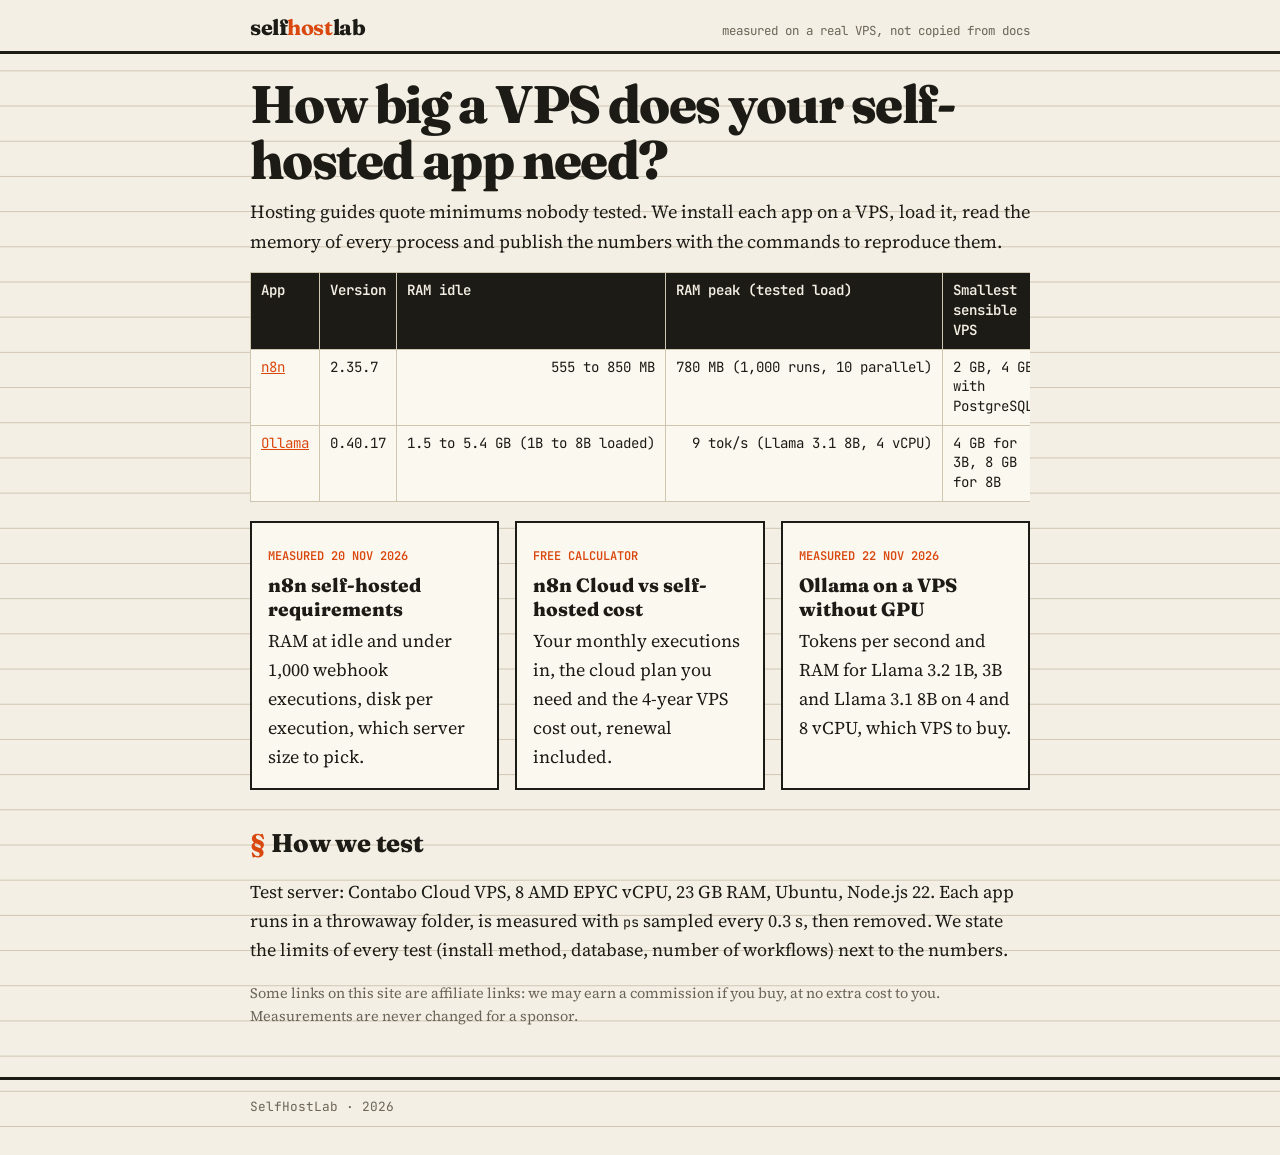
<file: index.html>
<!doctype html>
<html lang="en">
<head>
<meta charset="utf-8">
<meta name="viewport" content="width=device-width,initial-scale=1">
<title>SelfHostLab: VPS sizes for self-hosted apps, measured</title>
<meta name="description" content="How much RAM and CPU self-hosted apps really use, measured on a real VPS: n8n and Ollama, with the exact commands so you can reproduce every number.">
<link rel="canonical" href="https://selfhostlab.org/">
<link rel="stylesheet" href="style.css">
<script type="application/ld+json">{"@context":"https://schema.org","@type":"WebSite","name":"SelfHostLab","url":"https://selfhostlab.org/","description":"Self-hosted apps measured on a real VPS: RAM, CPU, disk."}</script>
</head>
<body>
<header class="top"><div class="wrap"><a class="brand" href="./">self<b>host</b>lab</a><span class="tag">measured on a real VPS, not copied from docs</span></div></header>
<main class="wrap">
<h1>How big a VPS does your self-hosted app need?</h1>
<p class="lede">Hosting guides quote minimums nobody tested. We install each app on a VPS, load it, read the memory of every process and publish the numbers with the commands to reproduce them.</p>
<div class="tbl"><table>
<tr><th>App</th><th>Version</th><th>RAM idle</th><th>RAM peak (tested load)</th><th>Smallest sensible VPS</th></tr>
<tr><td><a href="n8n-self-hosted-requirements/">n8n</a></td><td>2.35.7</td><td class="n">555 to 850 MB</td><td class="n">780 MB (1,000 runs, 10 parallel)</td><td>2 GB, 4 GB with PostgreSQL</td></tr>
<tr><td><a href="ollama-vps/">Ollama</a></td><td>0.40.17</td><td class="n">1.5 to 5.4 GB (1B to 8B loaded)</td><td class="n">9 tok/s (Llama 3.1 8B, 4 vCPU)</td><td>4 GB for 3B, 8 GB for 8B</td></tr>
</table></div>
<div class="cards">
<a class="card" href="n8n-self-hosted-requirements/"><span class="k">MEASURED 20 NOV 2026</span><h3>n8n self-hosted requirements</h3>RAM at idle and under 1,000 webhook executions, disk per execution, which server size to pick.</a>
<a class="card" href="n8n-cloud-vs-self-hosted-cost/"><span class="k">FREE CALCULATOR</span><h3>n8n Cloud vs self-hosted cost</h3>Your monthly executions in, the cloud plan you need and the 4-year VPS cost out, renewal included.</a>
<a class="card" href="ollama-vps/"><span class="k">MEASURED 22 NOV 2026</span><h3>Ollama on a VPS without GPU</h3>Tokens per second and RAM for Llama 3.2 1B, 3B and Llama 3.1 8B on 4 and 8 vCPU, which VPS to buy.</a>
</div>
<h2>How we test</h2>
<p>Test server: Contabo Cloud VPS, 8 AMD EPYC vCPU, 23 GB RAM, Ubuntu, Node.js 22. Each app runs in a throwaway folder, is measured with <code>ps</code> sampled every 0.3 s, then removed. We state the limits of every test (install method, database, number of workflows) next to the numbers.</p>
<p class="note">Some links on this site are affiliate links: we may earn a commission if you buy, at no extra cost to you. Measurements are never changed for a sponsor.</p>
</main>
<footer><div class="wrap">SelfHostLab · 2026</div></footer>
</body></html>
</file>
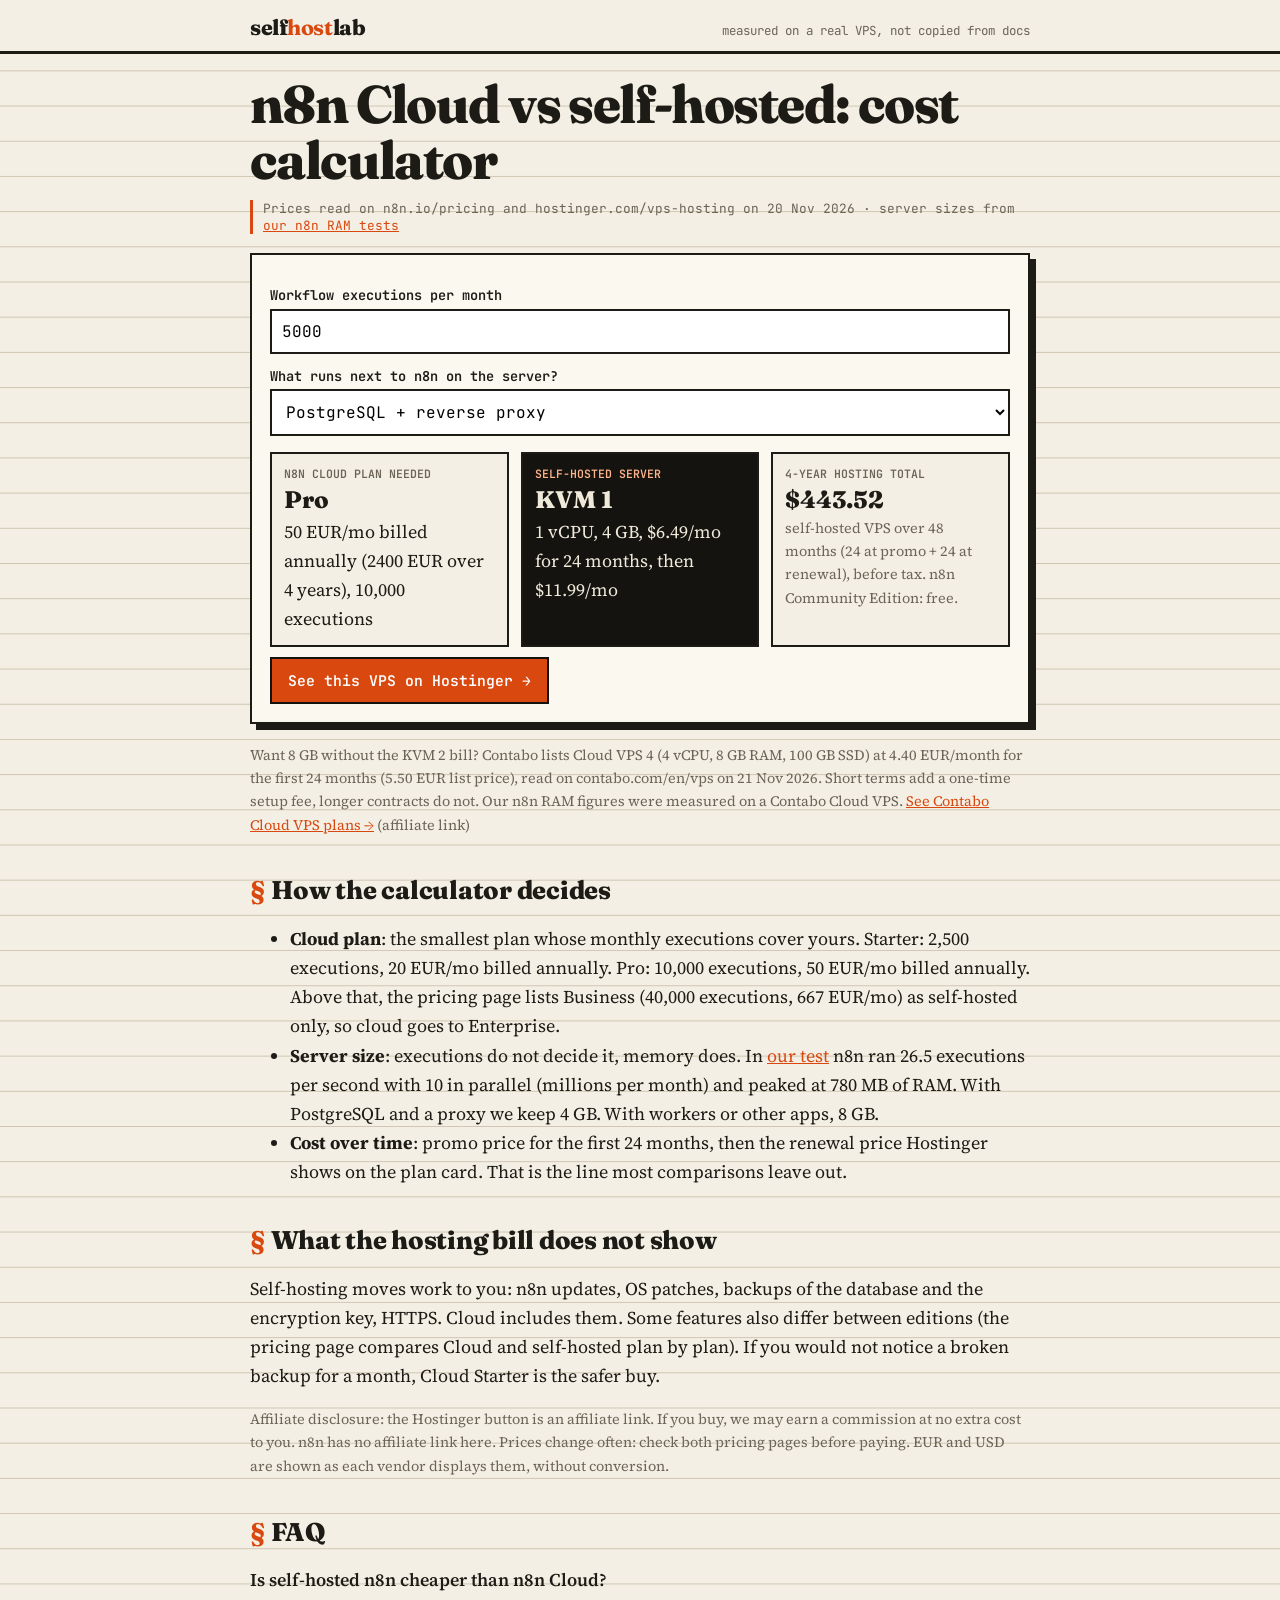
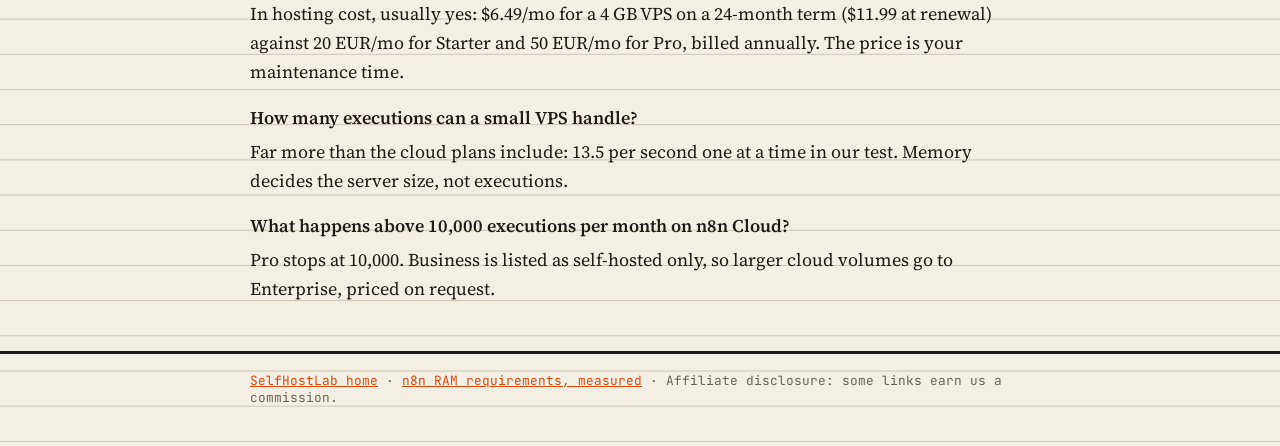
<file: n8n-cloud-vs-self-hosted-cost/index.html>
<!doctype html>
<html lang="en">
<head>
<meta charset="utf-8">
<meta name="viewport" content="width=device-width,initial-scale=1">
<title>n8n Cloud vs Self-Hosted Cost Calculator (prices read 20 Nov 2026)</title>
<meta name="description" content="Enter your monthly executions: see which n8n Cloud plan you need, what a self-hosted VPS costs over 1, 2 and 4 years, and the server size our RAM tests point to.">
<link rel="canonical" href="https://selfhostlab.org/n8n-cloud-vs-self-hosted-cost/">
<link rel="stylesheet" href="../style.css">
<script type="application/ld+json">
{"@context":"https://schema.org","@graph":[
{"@type":"WebApplication","name":"n8n Cloud vs self-hosted cost calculator","applicationCategory":"BusinessApplication","operatingSystem":"Any (browser)","offers":{"@type":"Offer","price":"0","priceCurrency":"USD"},"url":"https://selfhostlab.org/n8n-cloud-vs-self-hosted-cost/"},
{"@type":"FAQPage","mainEntity":[
{"@type":"Question","name":"Is self-hosted n8n cheaper than n8n Cloud?","acceptedAnswer":{"@type":"Answer","text":"Usually, in hosting cost. The Community Edition is free and a 4 GB VPS cost $6.49 per month on a 24-month term ($11.99 at renewal) on 20 Nov 2026, against 20 EUR per month billed annually for n8n Cloud Starter (2,500 executions) and 50 EUR for Pro (10,000). The price of self-hosting is your time: updates, backups and security."}},
{"@type":"Question","name":"How many executions can a small VPS handle?","acceptedAnswer":{"@type":"Answer","text":"In our test a simple Webhook plus Code workflow ran at 13.5 executions per second one at a time, about 35 million per month if it ran non stop. Memory, not executions, decides the server size: n8n peaked at 780 MB."}},
{"@type":"Question","name":"What happens above 10,000 executions per month on n8n Cloud?","acceptedAnswer":{"@type":"Answer","text":"On the pricing page read on 20 Nov 2026, Pro includes 10,000 executions per month. The Business plan (40,000 executions, 667 EUR per month billed annually) is listed as self-hosted only, so larger cloud volumes go to Enterprise, priced on request."}}]}
]}
</script>
<style>
.calc{background:#fbf8f0;border:2px solid var(--ink);padding:18px;margin:1.2rem 0;box-shadow:6px 6px 0 var(--ink)}
.calc label{display:block;font:600 .85rem 'JetBrains Mono',monospace;margin:.8rem 0 .3rem}
.calc input,.calc select{width:100%;font:400 1rem 'JetBrains Mono',monospace;padding:10px;border:2px solid var(--ink);background:#fff}
.out{display:grid;grid-template-columns:repeat(auto-fit,minmax(min(100%,230px),1fr));gap:12px;margin-top:16px}
.box{border:2px solid var(--ink);padding:12px;background:var(--paper)}
.box .k{font:600 .72rem 'JetBrains Mono',monospace;color:var(--mute);text-transform:uppercase}
.box .v{font:800 1.5rem 'Fraunces',serif;margin:.2rem 0}
.box.self{background:var(--term);color:#efe9da}.box.self .k{color:#ffb38a}
</style>
</head>
<body>
<header class="top"><div class="wrap"><a class="brand" href="../">self<b>host</b>lab</a><span class="tag">measured on a real VPS, not copied from docs</span></div></header>
<main class="wrap">
<h1>n8n Cloud vs self-hosted: cost calculator</h1>
<p class="meta">Prices read on n8n.io/pricing and hostinger.com/vps-hosting on 20 Nov 2026 · server sizes from <a href="../n8n-self-hosted-requirements/">our n8n RAM tests</a></p>
<div class="calc" id="calc">
<label for="ex">Workflow executions per month</label>
<input id="ex" type="number" min="0" step="100" value="5000" inputmode="numeric">
<label for="db">What runs next to n8n on the server?</label>
<select id="db"><option value="0">Nothing (SQLite, one user)</option><option value="1" selected>PostgreSQL + reverse proxy</option><option value="2">Queue mode with workers, or other apps</option></select>
<div class="out" aria-live="polite">
<div class="box"><div class="k">n8n Cloud plan needed</div><div class="v" id="cp">Pro</div><div id="cc">50 EUR/mo billed annually</div></div>
<div class="box self"><div class="k">Self-hosted server</div><div class="v" id="sp">KVM 1</div><div id="sc">$6.49/mo</div></div>
<div class="box"><div class="k">4-year hosting total</div><div class="v" id="t4">...</div><div id="t4n" class="note"></div></div>
</div>
<a class="cta" id="go" href="https://www.hostg.xyz/aff_c?offer_id=815&amp;aff_id=246839&amp;url=https%3A%2F%2Fwww.hostinger.com%2Fvps-hosting%3Futm_medium%3Daffiliate%26utm_source%3Daff246839%26utm_campaign%3D815%26session%3D%7Btransaction_id%7D&amp;aff_sub=selfhostlab-n8n-calculator" rel="sponsored noopener" target="_blank">See this VPS on Hostinger →</a>
</div>
<p class="note">Want 8 GB without the KVM 2 bill? Contabo lists Cloud VPS 4 (4 vCPU, 8 GB RAM, 100 GB SSD) at 4.40 EUR/month for the first 24 months (5.50 EUR list price), read on contabo.com/en/vps on 21 Nov 2026. Short terms add a one-time setup fee, longer contracts do not. Our n8n RAM figures were measured on a Contabo Cloud VPS. <a href="https://www.tkqlhce.com/click-101933542-12454592?sid=selfhostlab-n8n-calculator" rel="sponsored noopener" target="_blank">See Contabo Cloud VPS plans →</a> (affiliate link)</p>
<script id="core">
// Prices read 20 Nov 2026. Cloud: n8n.io/pricing (annual billing). VPS: hostinger.com/vps-hosting, 24-month term.
const CLOUD=[{n:"Starter",max:2500,eur:20},{n:"Pro",max:10000,eur:50}];
const VPS={1:{n:"KVM 1",spec:"1 vCPU, 4 GB",promo:6.49,renew:11.99},2:{n:"KVM 2",spec:"2 vCPU, 8 GB",promo:8.79,renew:14.99}};
function cloudPlan(ex){for(const p of CLOUD) if(ex<=p.max) return p; return null;}
function vpsFor(load){return load>=2?VPS[2]:VPS[1];} // SQLite-only fits 2 GB, but Hostinger's smallest VPS is 4 GB
function vpsTotal(v,months){const first=Math.min(months,24);return v.promo*first+v.renew*Math.max(0,months-24);}
if(typeof module!=="undefined")module.exports={cloudPlan,vpsFor,vpsTotal};
</script>
<script>
function upd(){const ex=Math.max(0,+document.getElementById('ex').value||0),load=+document.getElementById('db').value;
const c=cloudPlan(ex),v=vpsFor(load),t=vpsTotal(v,48);
document.getElementById('cp').textContent=c?c.n:"Enterprise";
document.getElementById('cc').textContent=c?c.eur+" EUR/mo billed annually ("+(c.eur*48)+" EUR over 4 years), "+c.max.toLocaleString('en')+" executions":"above 10,000 executions: Enterprise, price on request";
document.getElementById('sp').textContent=v.n;
document.getElementById('sc').textContent=v.spec+", $"+v.promo+"/mo for 24 months, then $"+v.renew+"/mo";
document.getElementById('t4').textContent="$"+t.toFixed(2);
document.getElementById('t4n').textContent="self-hosted VPS over 48 months (24 at promo + 24 at renewal), before tax. n8n Community Edition: free.";}
document.getElementById('ex').addEventListener('input',upd);document.getElementById('db').addEventListener('change',upd);upd();
</script>

<h2>How the calculator decides</h2>
<ul>
<li><strong>Cloud plan</strong>: the smallest plan whose monthly executions cover yours. Starter: 2,500 executions, 20 EUR/mo billed annually. Pro: 10,000 executions, 50 EUR/mo billed annually. Above that, the pricing page lists Business (40,000 executions, 667 EUR/mo) as self-hosted only, so cloud goes to Enterprise.</li>
<li><strong>Server size</strong>: executions do not decide it, memory does. In <a href="../n8n-self-hosted-requirements/">our test</a> n8n ran 26.5 executions per second with 10 in parallel (millions per month) and peaked at 780 MB of RAM. With PostgreSQL and a proxy we keep 4 GB. With workers or other apps, 8 GB.</li>
<li><strong>Cost over time</strong>: promo price for the first 24 months, then the renewal price Hostinger shows on the plan card. That is the line most comparisons leave out.</li>
</ul>

<h2>What the hosting bill does not show</h2>
<p>Self-hosting moves work to you: n8n updates, OS patches, backups of the database and the encryption key, HTTPS. Cloud includes them. Some features also differ between editions (the pricing page compares Cloud and self-hosted plan by plan). If you would not notice a broken backup for a month, Cloud Starter is the safer buy.</p>

<p class="note">Affiliate disclosure: the Hostinger button is an affiliate link. If you buy, we may earn a commission at no extra cost to you. n8n has no affiliate link here. Prices change often: check both pricing pages before paying. EUR and USD are shown as each vendor displays them, without conversion.</p>

<h2>FAQ</h2>
<dl class="faq">
<dt>Is self-hosted n8n cheaper than n8n Cloud?</dt><dd>In hosting cost, usually yes: $6.49/mo for a 4 GB VPS on a 24-month term ($11.99 at renewal) against 20 EUR/mo for Starter and 50 EUR/mo for Pro, billed annually. The price is your maintenance time.</dd>
<dt>How many executions can a small VPS handle?</dt><dd>Far more than the cloud plans include: 13.5 per second one at a time in our test. Memory decides the server size, not executions.</dd>
<dt>What happens above 10,000 executions per month on n8n Cloud?</dt><dd>Pro stops at 10,000. Business is listed as self-hosted only, so larger cloud volumes go to Enterprise, priced on request.</dd>
</dl>
</main>
<footer><div class="wrap"><a href="../">SelfHostLab home</a> · <a href="../n8n-self-hosted-requirements/">n8n RAM requirements, measured</a> · Affiliate disclosure: some links earn us a commission.</div></footer>
</body></html>
</file>
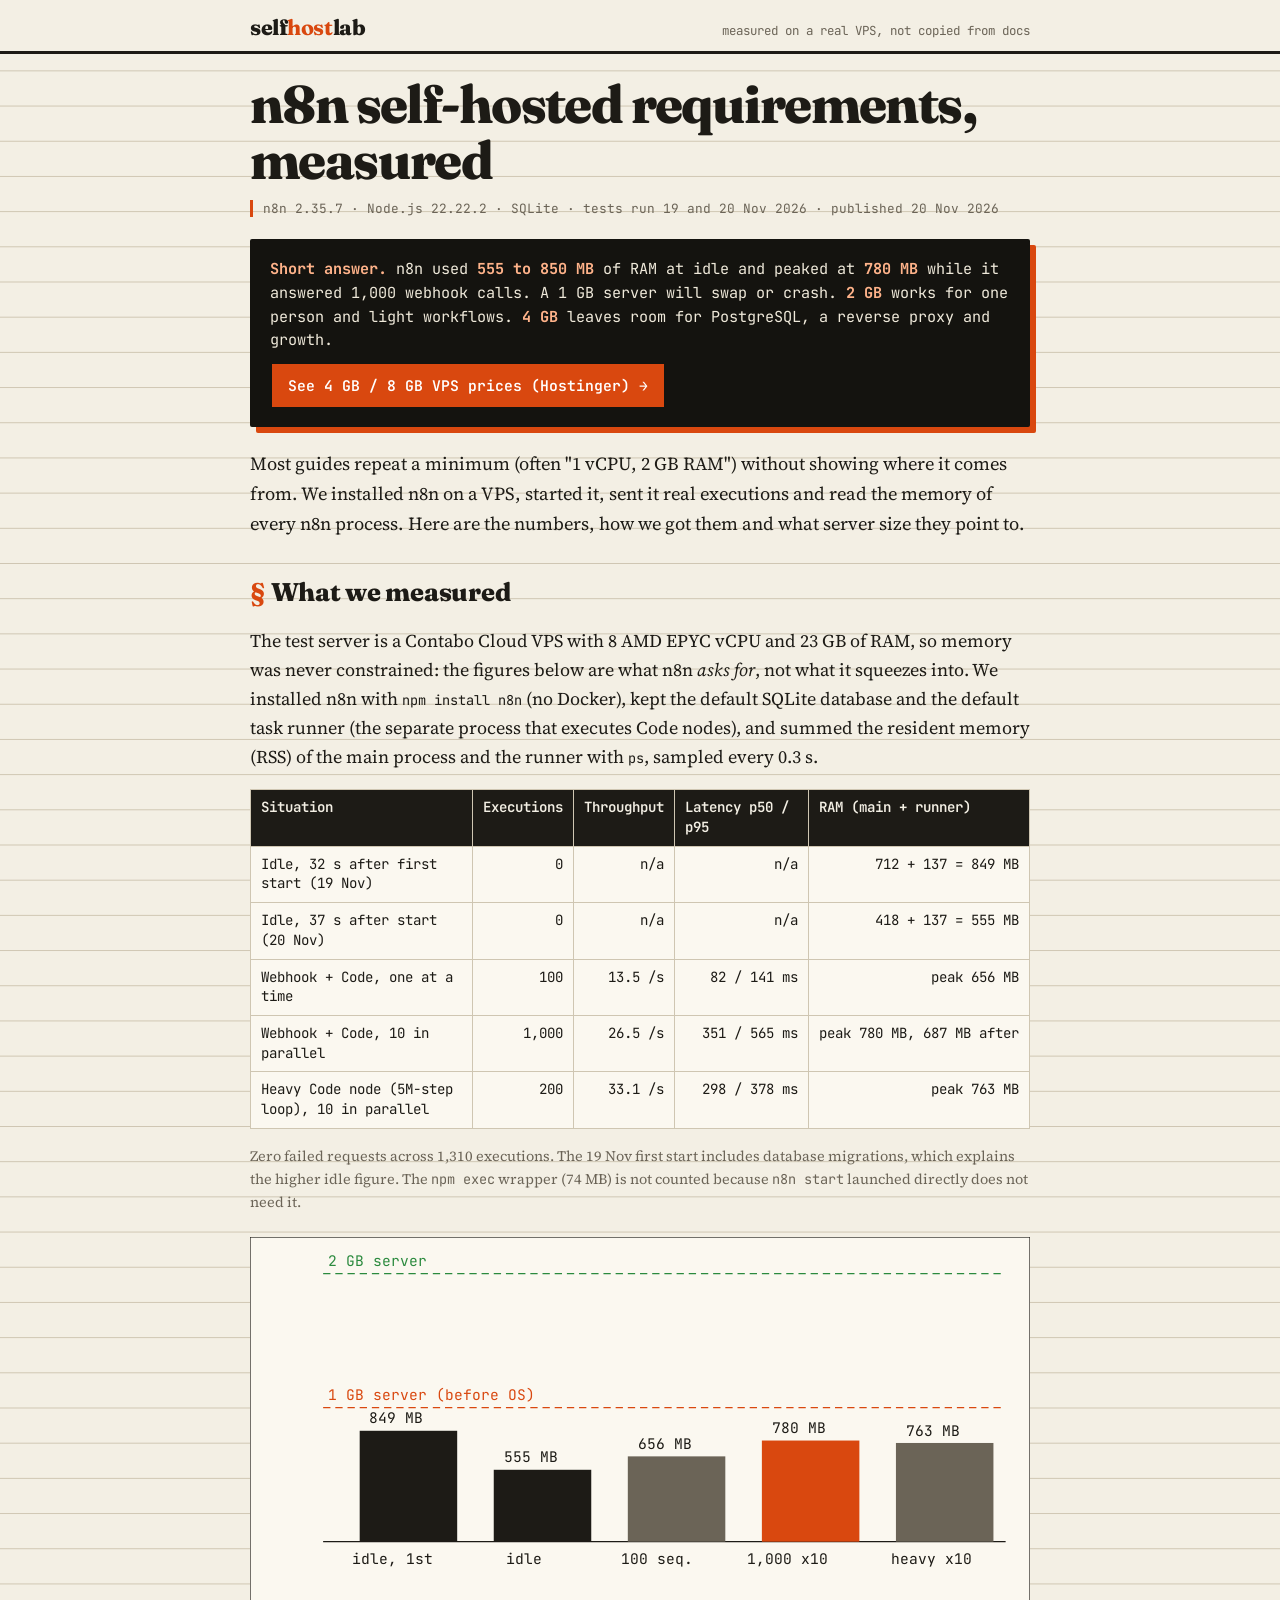
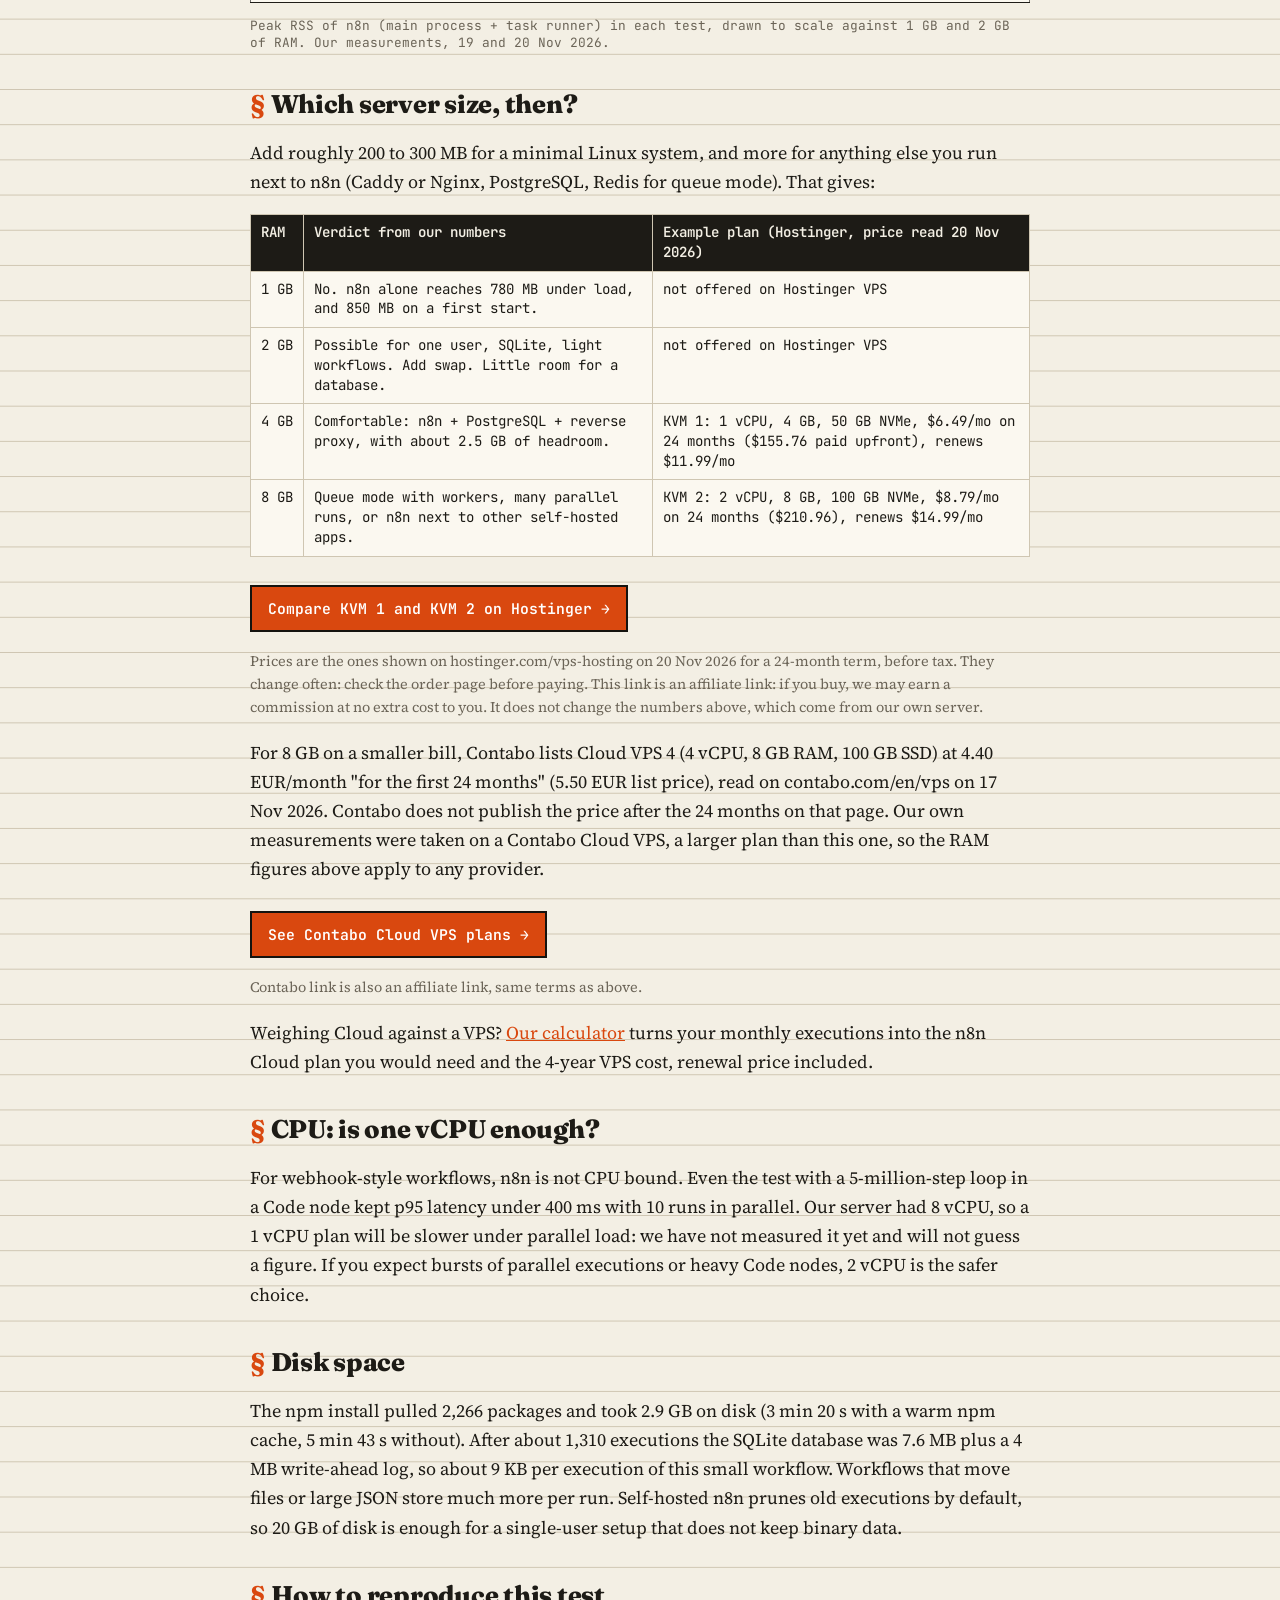
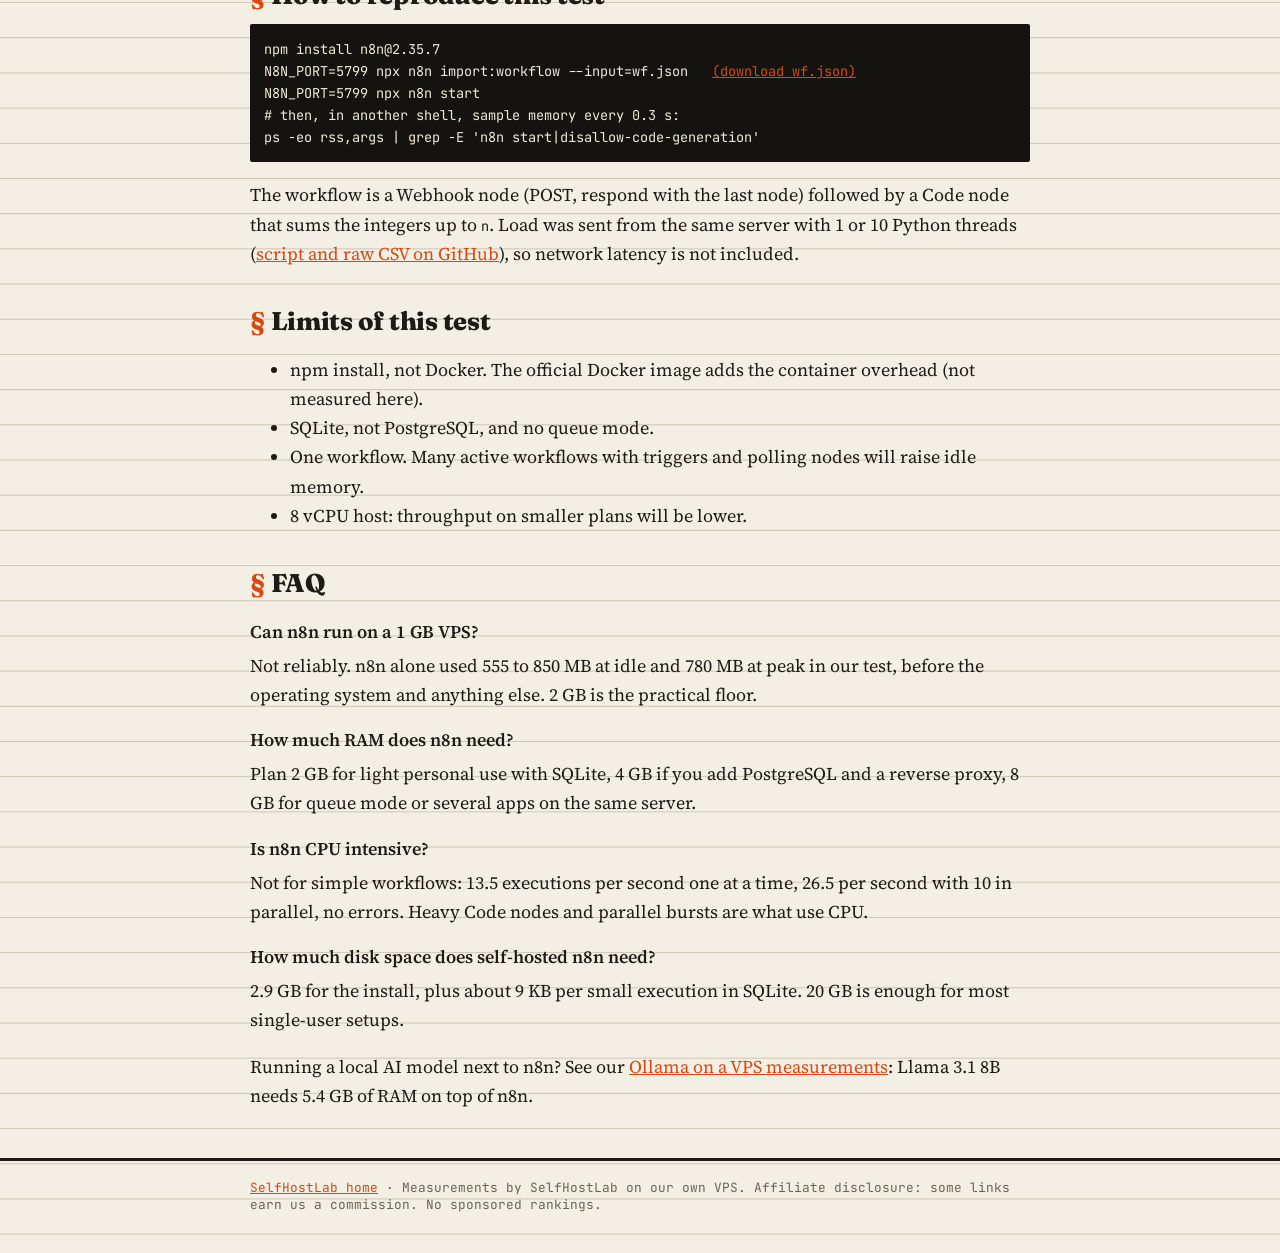
<file: n8n-self-hosted-requirements/index.html>
<!doctype html>
<html lang="en">
<head>
<meta charset="utf-8">
<meta name="viewport" content="width=device-width,initial-scale=1">
<title>n8n Self-Hosted Requirements: RAM Measured Under Load (2026)</title>
<meta name="description" content="We installed n8n 2.35.7 on a VPS and measured it: 555 to 850 MB RAM idle, 780 MB peak at 1,000 webhook runs. What that means for 1, 2, 4 and 8 GB servers.">
<link rel="canonical" href="https://selfhostlab.org/n8n-self-hosted-requirements/">
<link rel="stylesheet" href="../style.css">
<script type="application/ld+json">
{"@context":"https://schema.org","@graph":[
{"@type":"TechArticle","headline":"n8n self-hosted requirements: RAM measured under load","datePublished":"2026-11-20","dateModified":"2026-11-20","author":{"@type":"Organization","name":"SelfHostLab"},"publisher":{"@type":"Organization","name":"SelfHostLab"},"mainEntityOfPage":"https://selfhostlab.org/n8n-self-hosted-requirements/","proficiencyLevel":"Beginner","dependencies":"Node.js 22, n8n 2.35.7"},
{"@type":"Dataset","name":"n8n 2.35.7 memory and throughput on an 8 vCPU VPS","description":"Resident memory (RSS) of the n8n main process and task runner at idle and under webhook load, measured on 19 and 20 November 2026.","creator":{"@type":"Organization","name":"SelfHostLab"},"temporalCoverage":"2026-11-19/2026-11-20","variableMeasured":["RSS memory (MB)","executions per second","latency p50/p95 (ms)"]},
{"@type":"FAQPage","mainEntity":[
{"@type":"Question","name":"Can n8n run on a 1 GB VPS?","acceptedAnswer":{"@type":"Answer","text":"Not reliably. In our test n8n alone used 555 to 850 MB at idle and peaked at 780 MB under load, before counting the operating system, a reverse proxy or a database. 2 GB is the practical floor."}},
{"@type":"Question","name":"How much RAM does n8n need?","acceptedAnswer":{"@type":"Answer","text":"n8n 2.35.7 with SQLite and the default task runner used 555 MB about 37 seconds after start (850 MB on a first start with migrations) and peaked at 780 MB while serving 1,000 webhook executions at 10 concurrent requests. Plan 2 GB for light personal use, 4 GB if you add PostgreSQL and a reverse proxy."}},
{"@type":"Question","name":"Is n8n CPU intensive?","acceptedAnswer":{"@type":"Answer","text":"For simple workflows, no. A Webhook plus Code workflow ran at 13.5 executions per second one at a time and 26.5 per second with 10 in parallel, with no errors. Heavy Code nodes and many parallel executions are what consume CPU."}},
{"@type":"Question","name":"How much disk space does self-hosted n8n need?","acceptedAnswer":{"@type":"Answer","text":"The npm install takes 2.9 GB. The SQLite database grew to 11.6 MB (including the WAL file) after about 1,310 small executions, roughly 9 KB each. Execution logs are pruned by default, so 20 GB is enough for most single-user setups."}}]}
]}
</script>
</head>
<body>
<header class="top"><div class="wrap"><a class="brand" href="../">self<b>host</b>lab</a><span class="tag">measured on a real VPS, not copied from docs</span></div></header>
<main class="wrap">
<h1>n8n self-hosted requirements, measured</h1>
<p class="meta">n8n 2.35.7 · Node.js 22.22.2 · SQLite · tests run 19 and 20 Nov 2026 · published 20 Nov 2026</p>
<div class="verdict"><strong>Short answer.</strong> n8n used <strong>555 to 850 MB</strong> of RAM at idle and peaked at <strong>780 MB</strong> while it answered 1,000 webhook calls. A 1 GB server will swap or crash. <strong>2 GB</strong> works for one person and light workflows. <strong>4 GB</strong> leaves room for PostgreSQL, a reverse proxy and growth.<br>
<a class="cta" href="https://www.hostg.xyz/aff_c?offer_id=815&amp;aff_id=246839&amp;url=https%3A%2F%2Fwww.hostinger.com%2Fvps-hosting%3Futm_medium%3Daffiliate%26utm_source%3Daff246839%26utm_campaign%3D815%26session%3D%7Btransaction_id%7D&amp;aff_sub=selfhostlab-n8n-requirements" rel="sponsored noopener" target="_blank">See 4 GB / 8 GB VPS prices (Hostinger) →</a></div>

<p class="lede">Most guides repeat a minimum (often "1 vCPU, 2 GB RAM") without showing where it comes from. We installed n8n on a VPS, started it, sent it real executions and read the memory of every n8n process. Here are the numbers, how we got them and what server size they point to.</p>

<h2>What we measured</h2>
<p>The test server is a Contabo Cloud VPS with 8 AMD EPYC vCPU and 23 GB of RAM, so memory was never constrained: the figures below are what n8n <em>asks for</em>, not what it squeezes into. We installed n8n with <code>npm install n8n</code> (no Docker), kept the default SQLite database and the default task runner (the separate process that executes Code nodes), and summed the resident memory (RSS) of the main process and the runner with <code>ps</code>, sampled every 0.3 s.</p>
<div class="tbl"><table>
<tr><th>Situation</th><th>Executions</th><th>Throughput</th><th>Latency p50 / p95</th><th>RAM (main + runner)</th></tr>
<tr><td>Idle, 32 s after first start (19 Nov)</td><td class="n">0</td><td class="n">n/a</td><td class="n">n/a</td><td class="n">712 + 137 = 849 MB</td></tr>
<tr><td>Idle, 37 s after start (20 Nov)</td><td class="n">0</td><td class="n">n/a</td><td class="n">n/a</td><td class="n">418 + 137 = 555 MB</td></tr>
<tr><td>Webhook + Code, one at a time</td><td class="n">100</td><td class="n">13.5 /s</td><td class="n">82 / 141 ms</td><td class="n">peak 656 MB</td></tr>
<tr><td>Webhook + Code, 10 in parallel</td><td class="n">1,000</td><td class="n">26.5 /s</td><td class="n">351 / 565 ms</td><td class="n">peak 780 MB, 687 MB after</td></tr>
<tr><td>Heavy Code node (5M-step loop), 10 in parallel</td><td class="n">200</td><td class="n">33.1 /s</td><td class="n">298 / 378 ms</td><td class="n">peak 763 MB</td></tr>
</table></div>
<p class="note">Zero failed requests across 1,310 executions. The 19 Nov first start includes database migrations, which explains the higher idle figure. The <code>npm exec</code> wrapper (74 MB) is not counted because <code>n8n start</code> launched directly does not need it.</p>

<figure>
<svg viewBox="0 0 640 300" role="img" aria-label="Bar chart of n8n memory use against 1 GB and 2 GB server sizes">
<rect width="640" height="300" fill="#fbf8f0" stroke="#1d1b16"/>
<line x1="60" y1="250" x2="620" y2="250" stroke="#1d1b16"/>
<line x1="60" y1="140" x2="620" y2="140" stroke="#d9480f" stroke-dasharray="6 4"/><text x="64" y="134" font-family="JetBrains Mono,monospace" font-size="12" fill="#d9480f">1 GB server (before OS)</text>
<line x1="60" y1="30" x2="620" y2="30" stroke="#2b8a3e" stroke-dasharray="6 4"/><text x="64" y="24" font-family="JetBrains Mono,monospace" font-size="12" fill="#2b8a3e">2 GB server</text>
<g font-family="JetBrains Mono,monospace" font-size="12" fill="#1d1b16">
<rect x="90" y="159" width="80" height="91" fill="#1d1b16"/><text x="98" y="153">849 MB</text><text x="84" y="268">idle, 1st</text>
<rect x="200" y="191" width="80" height="59" fill="#1d1b16"/><text x="208" y="185">555 MB</text><text x="210" y="268">idle</text>
<rect x="310" y="180" width="80" height="70" fill="#6b6457"/><text x="318" y="174">656 MB</text><text x="304" y="268">100 seq.</text>
<rect x="420" y="167" width="80" height="83" fill="#d9480f"/><text x="428" y="161">780 MB</text><text x="408" y="268">1,000 x10</text>
<rect x="530" y="169" width="80" height="81" fill="#6b6457"/><text x="538" y="163">763 MB</text><text x="526" y="268">heavy x10</text>
</g></svg>
<figcaption>Peak RSS of n8n (main process + task runner) in each test, drawn to scale against 1 GB and 2 GB of RAM. Our measurements, 19 and 20 Nov 2026.</figcaption>
</figure>

<h2>Which server size, then?</h2>
<p>Add roughly 200 to 300 MB for a minimal Linux system, and more for anything else you run next to n8n (Caddy or Nginx, PostgreSQL, Redis for queue mode). That gives:</p>
<div class="tbl"><table>
<tr><th>RAM</th><th>Verdict from our numbers</th><th>Example plan (Hostinger, price read 20 Nov 2026)</th></tr>
<tr><td class="n">1 GB</td><td>No. n8n alone reaches 780 MB under load, and 850 MB on a first start.</td><td>not offered on Hostinger VPS</td></tr>
<tr><td class="n">2 GB</td><td>Possible for one user, SQLite, light workflows. Add swap. Little room for a database.</td><td>not offered on Hostinger VPS</td></tr>
<tr><td class="n">4 GB</td><td>Comfortable: n8n + PostgreSQL + reverse proxy, with about 2.5 GB of headroom.</td><td>KVM 1: 1 vCPU, 4 GB, 50 GB NVMe, $6.49/mo on 24 months ($155.76 paid upfront), renews $11.99/mo</td></tr>
<tr><td class="n">8 GB</td><td>Queue mode with workers, many parallel runs, or n8n next to other self-hosted apps.</td><td>KVM 2: 2 vCPU, 8 GB, 100 GB NVMe, $8.79/mo on 24 months ($210.96), renews $14.99/mo</td></tr>
</table></div>
<p><a class="cta" href="https://www.hostg.xyz/aff_c?offer_id=815&amp;aff_id=246839&amp;url=https%3A%2F%2Fwww.hostinger.com%2Fvps-hosting%3Futm_medium%3Daffiliate%26utm_source%3Daff246839%26utm_campaign%3D815%26session%3D%7Btransaction_id%7D&amp;aff_sub=selfhostlab-n8n-requirements" rel="sponsored noopener" target="_blank">Compare KVM 1 and KVM 2 on Hostinger →</a></p>
<p class="note">Prices are the ones shown on hostinger.com/vps-hosting on 20 Nov 2026 for a 24-month term, before tax. They change often: check the order page before paying. This link is an affiliate link: if you buy, we may earn a commission at no extra cost to you. It does not change the numbers above, which come from our own server.</p>
<p>For 8 GB on a smaller bill, Contabo lists Cloud VPS 4 (4 vCPU, 8 GB RAM, 100 GB SSD) at 4.40 EUR/month "for the first 24 months" (5.50 EUR list price), read on contabo.com/en/vps on 17 Nov 2026. Contabo does not publish the price after the 24 months on that page. Our own measurements were taken on a Contabo Cloud VPS, a larger plan than this one, so the RAM figures above apply to any provider.</p>
<p><a class="cta" href="https://www.tkqlhce.com/click-101933542-12454592?sid=selfhostlab-n8n-requirements" rel="sponsored noopener" target="_blank">See Contabo Cloud VPS plans →</a></p>
<p class="note">Contabo link is also an affiliate link, same terms as above.</p>

<p>Weighing Cloud against a VPS? <a href="../n8n-cloud-vs-self-hosted-cost/">Our calculator</a> turns your monthly executions into the n8n Cloud plan you would need and the 4-year VPS cost, renewal price included.</p>

<h2>CPU: is one vCPU enough?</h2>
<p>For webhook-style workflows, n8n is not CPU bound. Even the test with a 5-million-step loop in a Code node kept p95 latency under 400 ms with 10 runs in parallel. Our server had 8 vCPU, so a 1 vCPU plan will be slower under parallel load: we have not measured it yet and will not guess a figure. If you expect bursts of parallel executions or heavy Code nodes, 2 vCPU is the safer choice.</p>

<h2>Disk space</h2>
<p>The npm install pulled 2,266 packages and took 2.9 GB on disk (3 min 20 s with a warm npm cache, 5 min 43 s without). After about 1,310 executions the SQLite database was 7.6 MB plus a 4 MB write-ahead log, so about 9 KB per execution of this small workflow. Workflows that move files or large JSON store much more per run. Self-hosted n8n prunes old executions by default, so 20 GB of disk is enough for a single-user setup that does not keep binary data.</p>

<h2>How to reproduce this test</h2>
<pre>npm install n8n@2.35.7
N8N_PORT=5799 npx n8n import:workflow --input=wf.json   <a href="wf.json">(download wf.json)</a>
N8N_PORT=5799 npx n8n start
# then, in another shell, sample memory every 0.3 s:
ps -eo rss,args | grep -E 'n8n start|disallow-code-generation'</pre>
<p>The workflow is a Webhook node (POST, respond with the last node) followed by a Code node that sums the integers up to <code>n</code>. Load was sent from the same server with 1 or 10 Python threads (<a href="https://github.com/ricco020/selfhostlab/tree/main/data">script and raw CSV on GitHub</a>), so network latency is not included.</p>

<h2>Limits of this test</h2>
<ul>
<li>npm install, not Docker. The official Docker image adds the container overhead (not measured here).</li>
<li>SQLite, not PostgreSQL, and no queue mode.</li>
<li>One workflow. Many active workflows with triggers and polling nodes will raise idle memory.</li>
<li>8 vCPU host: throughput on smaller plans will be lower.</li>
</ul>

<h2>FAQ</h2>
<dl class="faq">
<dt>Can n8n run on a 1 GB VPS?</dt><dd>Not reliably. n8n alone used 555 to 850 MB at idle and 780 MB at peak in our test, before the operating system and anything else. 2 GB is the practical floor.</dd>
<dt>How much RAM does n8n need?</dt><dd>Plan 2 GB for light personal use with SQLite, 4 GB if you add PostgreSQL and a reverse proxy, 8 GB for queue mode or several apps on the same server.</dd>
<dt>Is n8n CPU intensive?</dt><dd>Not for simple workflows: 13.5 executions per second one at a time, 26.5 per second with 10 in parallel, no errors. Heavy Code nodes and parallel bursts are what use CPU.</dd>
<dt>How much disk space does self-hosted n8n need?</dt><dd>2.9 GB for the install, plus about 9 KB per small execution in SQLite. 20 GB is enough for most single-user setups.</dd>
</dl>
<p>Running a local AI model next to n8n? See our <a href="../ollama-vps/">Ollama on a VPS measurements</a>: Llama 3.1 8B needs 5.4 GB of RAM on top of n8n.</p>
</main>
<footer><div class="wrap"><a href="../">SelfHostLab home</a> · Measurements by SelfHostLab on our own VPS. Affiliate disclosure: some links earn us a commission. No sponsored rankings.</div></footer>
</body></html>
</file>
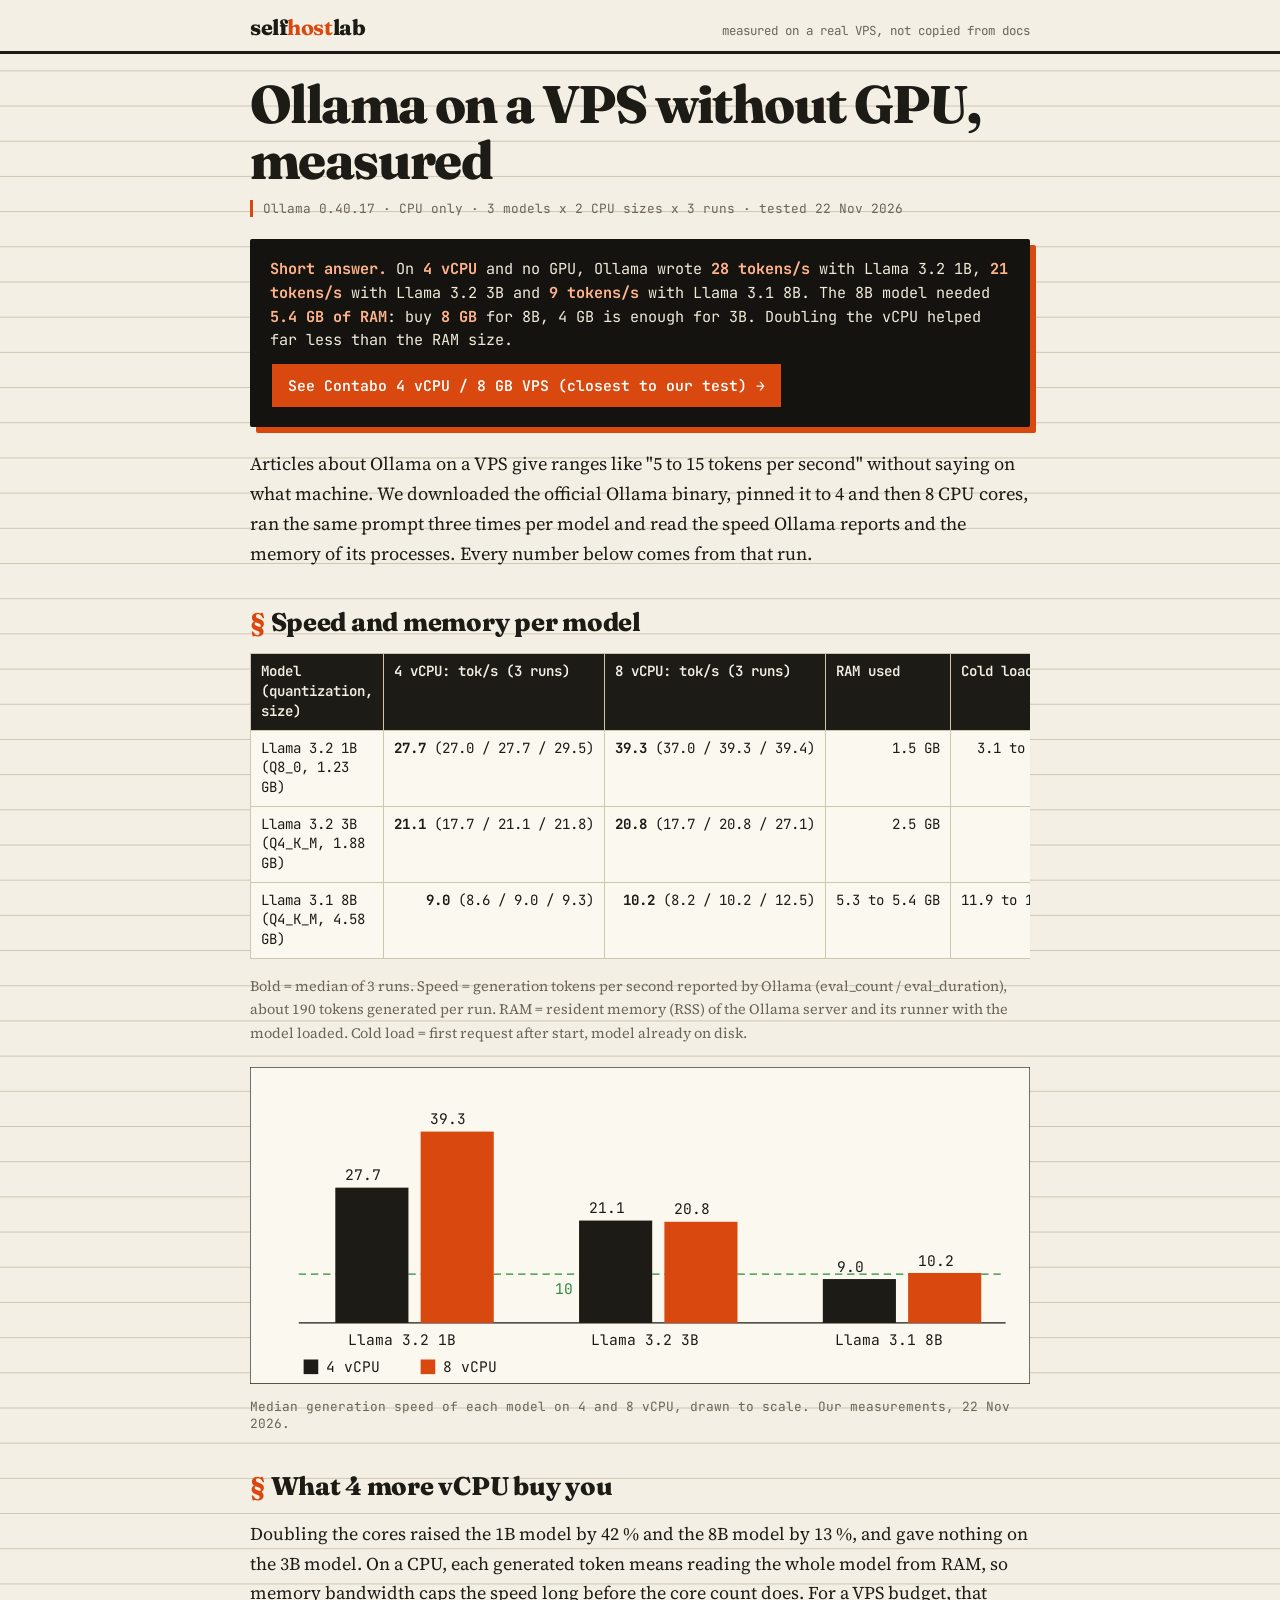
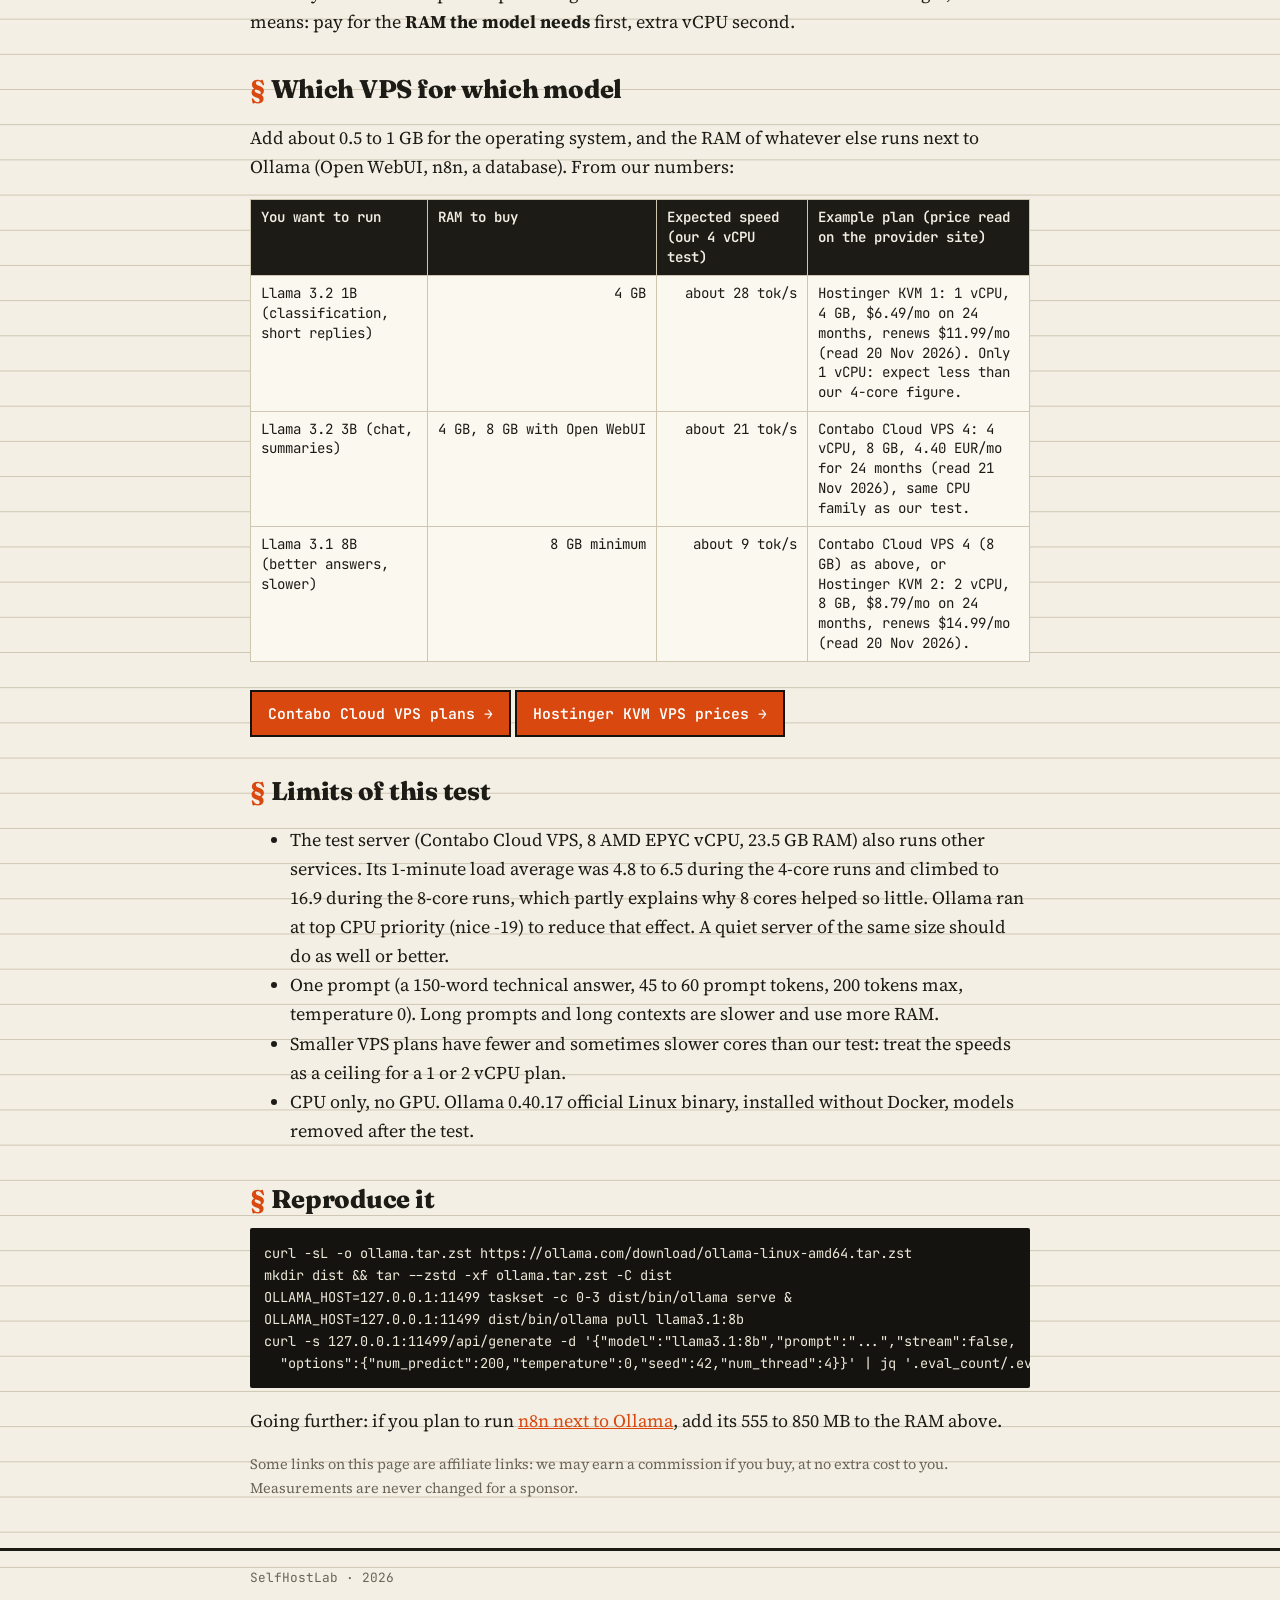
<file: ollama-vps/index.html>
<!doctype html>
<html lang="en">
<head>
<meta charset="utf-8">
<meta name="viewport" content="width=device-width,initial-scale=1">
<title>Ollama on a VPS Without GPU: Tokens/s and RAM Measured (2026)</title>
<meta name="description" content="We ran Ollama 0.40.17 on a CPU-only VPS: Llama 3.2 1B at 28 tok/s, 3B at 21 tok/s, Llama 3.1 8B at 9 tok/s on 4 vCPU, 5.4 GB RAM for 8B. Which VPS to buy.">
<link rel="canonical" href="https://selfhostlab.org/ollama-vps/">
<link rel="stylesheet" href="../style.css">
<script type="application/ld+json">
{"@context":"https://schema.org","@graph":[
{"@type":"TechArticle","headline":"Ollama on a VPS without GPU: tokens per second and RAM measured","datePublished":"2026-11-22","dateModified":"2026-11-22","author":{"@type":"Organization","name":"SelfHostLab"},"publisher":{"@type":"Organization","name":"SelfHostLab"},"mainEntityOfPage":"https://selfhostlab.org/ollama-vps/","dependencies":"Ollama 0.40.17"},
{"@type":"Dataset","name":"Ollama 0.40.17 CPU inference speed and memory on a VPS","description":"Generation speed (tokens per second), cold load time and resident memory of Llama 3.2 1B, Llama 3.2 3B and Llama 3.1 8B on 4 and 8 AMD EPYC vCPU, 3 runs each, 22 November 2026.","creator":{"@type":"Organization","name":"SelfHostLab"},"temporalCoverage":"2026-11-22","variableMeasured":["generation tokens per second","prompt tokens per second","cold load time (s)","RSS memory (MB)"]},
{"@type":"FAQPage","mainEntity":[
{"@type":"Question","name":"Can Ollama run on a VPS without a GPU?","acceptedAnswer":{"@type":"Answer","text":"Yes. On 4 AMD EPYC vCPU with no GPU, Ollama 0.40.17 generated 27 to 30 tokens per second with Llama 3.2 1B, 18 to 22 with Llama 3.2 3B and 8.6 to 9.3 with Llama 3.1 8B (Q4_K_M). That is readable chat speed for 1B and 3B, and slow but usable for 8B."}},
{"@type":"Question","name":"How much RAM does Ollama need for Llama 3.1 8B?","acceptedAnswer":{"@type":"Answer","text":"The Ollama server plus runner used 5.3 to 5.4 GB of resident memory with Llama 3.1 8B Q4_K_M loaded. Add the operating system and anything else you run: an 8 GB VPS is the practical minimum for 8B, 4 GB is enough for Llama 3.2 3B (2.5 GB measured)."}},
{"@type":"Question","name":"Do more vCPU make Ollama faster on a VPS?","acceptedAnswer":{"@type":"Answer","text":"Less than you would think. Going from 4 to 8 vCPU raised Llama 3.2 1B from 27.7 to 39.3 tokens per second (median), Llama 3.1 8B from 9.0 to 10.2, and did not help Llama 3.2 3B (21.1 vs 20.8) on our shared server. CPU inference is limited by memory bandwidth, so RAM size matters more than core count."}},
{"@type":"Question","name":"How long does Ollama take to load a model on a VPS?","acceptedAnswer":{"@type":"Answer","text":"Cold load from local disk took 3.1 to 3.2 s for Llama 3.2 1B, 6.0 s for 3B and 11.9 to 12.4 s for Llama 3.1 8B. Downloading the 8B model (4.58 GB) took 78 s."}}]}
]}
</script>
</head>
<body>
<header class="top"><div class="wrap"><a class="brand" href="../">self<b>host</b>lab</a><span class="tag">measured on a real VPS, not copied from docs</span></div></header>
<main class="wrap">
<h1>Ollama on a VPS without GPU, measured</h1>
<p class="meta">Ollama 0.40.17 · CPU only · 3 models x 2 CPU sizes x 3 runs · tested 22 Nov 2026</p>
<div class="verdict"><strong>Short answer.</strong> On <strong>4 vCPU</strong> and no GPU, Ollama wrote <strong>28 tokens/s</strong> with Llama 3.2 1B, <strong>21 tokens/s</strong> with Llama 3.2 3B and <strong>9 tokens/s</strong> with Llama 3.1 8B. The 8B model needed <strong>5.4 GB of RAM</strong>: buy <strong>8 GB</strong> for 8B, 4 GB is enough for 3B. Doubling the vCPU helped far less than the RAM size.<br>
<a class="cta" href="https://www.tkqlhce.com/click-101933542-12454592?sid=selfhostlab-ollama" rel="sponsored noopener" target="_blank">See Contabo 4 vCPU / 8 GB VPS (closest to our test) →</a></div>

<p class="lede">Articles about Ollama on a VPS give ranges like "5 to 15 tokens per second" without saying on what machine. We downloaded the official Ollama binary, pinned it to 4 and then 8 CPU cores, ran the same prompt three times per model and read the speed Ollama reports and the memory of its processes. Every number below comes from that run.</p>

<h2>Speed and memory per model</h2>
<div class="tbl"><table>
<tr><th>Model (quantization, size)</th><th>4 vCPU: tok/s (3 runs)</th><th>8 vCPU: tok/s (3 runs)</th><th>RAM used</th><th>Cold load</th></tr>
<tr><td>Llama 3.2 1B (Q8_0, 1.23 GB)</td><td class="n"><b>27.7</b> (27.0 / 27.7 / 29.5)</td><td class="n"><b>39.3</b> (37.0 / 39.3 / 39.4)</td><td class="n">1.5 GB</td><td class="n">3.1 to 3.2 s</td></tr>
<tr><td>Llama 3.2 3B (Q4_K_M, 1.88 GB)</td><td class="n"><b>21.1</b> (17.7 / 21.1 / 21.8)</td><td class="n"><b>20.8</b> (17.7 / 20.8 / 27.1)</td><td class="n">2.5 GB</td><td class="n">6.0 s</td></tr>
<tr><td>Llama 3.1 8B (Q4_K_M, 4.58 GB)</td><td class="n"><b>9.0</b> (8.6 / 9.0 / 9.3)</td><td class="n"><b>10.2</b> (8.2 / 10.2 / 12.5)</td><td class="n">5.3 to 5.4 GB</td><td class="n">11.9 to 12.4 s</td></tr>
</table></div>
<p class="note">Bold = median of 3 runs. Speed = generation tokens per second reported by Ollama (eval_count / eval_duration), about 190 tokens generated per run. RAM = resident memory (RSS) of the Ollama server and its runner with the model loaded. Cold load = first request after start, model already on disk.</p>

<figure>
<svg viewBox="0 0 640 260" role="img" aria-label="Bar chart of Ollama tokens per second by model on 4 and 8 vCPU">
<rect width="640" height="260" fill="#fbf8f0" stroke="#1d1b16"/>
<line x1="40" y1="210" x2="620" y2="210" stroke="#1d1b16"/>
<line x1="40" y1="170" x2="620" y2="170" stroke="#2b8a3e" stroke-dasharray="6 4"/><text x="250" y="186" font-family="JetBrains Mono,monospace" font-size="12" fill="#2b8a3e">10 tok/s</text>
<g font-family="JetBrains Mono,monospace" font-size="12" fill="#1d1b16">
<rect x="70" y="99" width="60" height="111" fill="#1d1b16"/><text x="78" y="93">27.7</text>
<rect x="140" y="53" width="60" height="157" fill="#d9480f"/><text x="148" y="47">39.3</text>
<text x="80" y="228">Llama 3.2 1B</text>
<rect x="270" y="126" width="60" height="84" fill="#1d1b16"/><text x="278" y="120">21.1</text>
<rect x="340" y="127" width="60" height="83" fill="#d9480f"/><text x="348" y="121">20.8</text>
<text x="280" y="228">Llama 3.2 3B</text>
<rect x="470" y="174" width="60" height="36" fill="#1d1b16"/><text x="482" y="168">9.0</text>
<rect x="540" y="169" width="60" height="41" fill="#d9480f"/><text x="548" y="163">10.2</text>
<text x="480" y="228">Llama 3.1 8B</text>
<rect x="44" y="240" width="12" height="12" fill="#1d1b16"/><text x="62" y="250">4 vCPU</text>
<rect x="140" y="240" width="12" height="12" fill="#d9480f"/><text x="158" y="250">8 vCPU</text>
</g></svg>
<figcaption>Median generation speed of each model on 4 and 8 vCPU, drawn to scale. Our measurements, 22 Nov 2026.</figcaption>
</figure>

<h2>What 4 more vCPU buy you</h2>
<p>Doubling the cores raised the 1B model by 42 % and the 8B model by 13 %, and gave nothing on the 3B model. On a CPU, each generated token means reading the whole model from RAM, so memory bandwidth caps the speed long before the core count does. For a VPS budget, that means: pay for the <strong>RAM the model needs</strong> first, extra vCPU second.</p>

<h2>Which VPS for which model</h2>
<p>Add about 0.5 to 1 GB for the operating system, and the RAM of whatever else runs next to Ollama (Open WebUI, n8n, a database). From our numbers:</p>
<div class="tbl"><table>
<tr><th>You want to run</th><th>RAM to buy</th><th>Expected speed (our 4 vCPU test)</th><th>Example plan (price read on the provider site)</th></tr>
<tr><td>Llama 3.2 1B (classification, short replies)</td><td class="n">4 GB</td><td class="n">about 28 tok/s</td><td>Hostinger KVM 1: 1 vCPU, 4 GB, $6.49/mo on 24 months, renews $11.99/mo (read 20 Nov 2026). Only 1 vCPU: expect less than our 4-core figure.</td></tr>
<tr><td>Llama 3.2 3B (chat, summaries)</td><td class="n">4 GB, 8 GB with Open WebUI</td><td class="n">about 21 tok/s</td><td>Contabo Cloud VPS 4: 4 vCPU, 8 GB, 4.40 EUR/mo for 24 months (read 21 Nov 2026), same CPU family as our test.</td></tr>
<tr><td>Llama 3.1 8B (better answers, slower)</td><td class="n">8 GB minimum</td><td class="n">about 9 tok/s</td><td>Contabo Cloud VPS 4 (8 GB) as above, or Hostinger KVM 2: 2 vCPU, 8 GB, $8.79/mo on 24 months, renews $14.99/mo (read 20 Nov 2026).</td></tr>
</table></div>
<p><a class="cta" href="https://www.tkqlhce.com/click-101933542-12454592?sid=selfhostlab-ollama" rel="sponsored noopener" target="_blank">Contabo Cloud VPS plans →</a> <a class="cta" href="https://www.hostg.xyz/aff_c?offer_id=815&amp;aff_id=246839&amp;url=https%3A%2F%2Fwww.hostinger.com%2Fvps-hosting%3Futm_medium%3Daffiliate%26utm_source%3Daff246839%26utm_campaign%3D815%26session%3D%7Btransaction_id%7D&amp;aff_sub=selfhostlab-ollama" rel="sponsored noopener" target="_blank">Hostinger KVM VPS prices →</a></p>

<h2>Limits of this test</h2>
<ul>
<li>The test server (Contabo Cloud VPS, 8 AMD EPYC vCPU, 23.5 GB RAM) also runs other services. Its 1-minute load average was 4.8 to 6.5 during the 4-core runs and climbed to 16.9 during the 8-core runs, which partly explains why 8 cores helped so little. Ollama ran at top CPU priority (nice -19) to reduce that effect. A quiet server of the same size should do as well or better.</li>
<li>One prompt (a 150-word technical answer, 45 to 60 prompt tokens, 200 tokens max, temperature 0). Long prompts and long contexts are slower and use more RAM.</li>
<li>Smaller VPS plans have fewer and sometimes slower cores than our test: treat the speeds as a ceiling for a 1 or 2 vCPU plan.</li>
<li>CPU only, no GPU. Ollama 0.40.17 official Linux binary, installed without Docker, models removed after the test.</li>
</ul>

<h2>Reproduce it</h2>
<pre><code>curl -sL -o ollama.tar.zst https://ollama.com/download/ollama-linux-amd64.tar.zst
mkdir dist &amp;&amp; tar --zstd -xf ollama.tar.zst -C dist
OLLAMA_HOST=127.0.0.1:11499 taskset -c 0-3 dist/bin/ollama serve &amp;
OLLAMA_HOST=127.0.0.1:11499 dist/bin/ollama pull llama3.1:8b
curl -s 127.0.0.1:11499/api/generate -d '{"model":"llama3.1:8b","prompt":"...","stream":false,
  "options":{"num_predict":200,"temperature":0,"seed":42,"num_thread":4}}' | jq '.eval_count/.eval_duration*1e9'</code></pre>
<p>Going further: if you plan to run <a href="../n8n-self-hosted-requirements/">n8n next to Ollama</a>, add its 555 to 850 MB to the RAM above.</p>
<p class="note">Some links on this page are affiliate links: we may earn a commission if you buy, at no extra cost to you. Measurements are never changed for a sponsor.</p>
</main>
<footer><div class="wrap">SelfHostLab · 2026</div></footer>
</body></html>
</file>
<file: style.css>
@import url('https://fonts.googleapis.com/css2?family=Fraunces:opsz,wght@9..144,500;9..144,800&family=JetBrains+Mono:wght@400;600&family=Source+Serif+4:opsz,wght@8..60,400;8..60,600&display=swap');
:root{--paper:#f3efe4;--ink:#1d1b16;--mute:#6b6457;--rule:#cfc6b2;--sig:#d9480f;--term:#14130f;--ok:#2b8a3e}
*{box-sizing:border-box}
html{-webkit-text-size-adjust:100%}
body{margin:0;background:var(--paper);color:var(--ink);font:18px/1.62 'Source Serif 4',Georgia,serif;
background-image:linear-gradient(var(--rule) 1px,transparent 1px);background-size:100% 2.2rem;background-attachment:local}
img,svg{max-width:100%;height:auto}
a{color:var(--sig)}
.wrap{max-width:820px;margin:0 auto;padding:0 20px}
header.top{border-bottom:3px solid var(--ink);background:var(--paper)}
header.top .wrap{display:flex;justify-content:space-between;align-items:baseline;padding-top:14px;padding-bottom:10px;gap:12px;flex-wrap:wrap}
.brand{font:800 1.35rem 'Fraunces',serif;color:var(--ink);text-decoration:none;letter-spacing:-.02em}
.brand b{color:var(--sig)}
.tag{font:400 .78rem 'JetBrains Mono',monospace;color:var(--mute)}
h1{font:800 clamp(2rem,6vw,3.3rem)/1.05 'Fraunces',serif;letter-spacing:-.03em;margin:1.4rem 0 .6rem}
h2{font:800 1.6rem/1.2 'Fraunces',serif;margin:2.4rem 0 .6rem;letter-spacing:-.01em}
h2::before{content:"§ ";color:var(--sig)}
.lede{font-size:1.15rem;margin:.4rem 0 1rem}
.meta{font:400 .8rem 'JetBrains Mono',monospace;color:var(--mute);border-left:3px solid var(--sig);padding-left:10px}
.verdict{background:var(--term);color:#efe9da;padding:18px 20px;margin:1.4rem 0;font:400 .95rem/1.55 'JetBrains Mono',monospace;border-radius:2px;box-shadow:6px 6px 0 var(--sig)}
.verdict strong{color:#ffb38a}
.cta{display:inline-block;background:var(--sig);color:#fff;font:600 .92rem 'JetBrains Mono',monospace;padding:12px 16px;text-decoration:none;margin-top:10px;border:2px solid var(--term);transition:transform .15s,box-shadow .15s}
.cta:hover{transform:translate(-3px,-3px);box-shadow:3px 3px 0 #efe9da}
.tbl{overflow-x:auto;margin:1rem 0}
table{border-collapse:collapse;width:100%;font:400 .88rem/1.4 'JetBrains Mono',monospace;background:#fbf8f0}
th,td{border:1px solid var(--rule);padding:8px 10px;text-align:left;vertical-align:top}
th{background:var(--ink);color:var(--paper);font-weight:600}
td.n{text-align:right;white-space:nowrap}
pre,code{font-family:'JetBrains Mono',monospace;font-size:.85rem}
pre{background:var(--term);color:#efe9da;padding:14px;overflow-x:auto;border-radius:2px}
figure{margin:1.4rem 0}
figcaption{font:400 .8rem 'JetBrains Mono',monospace;color:var(--mute);margin-top:6px}
.faq dt{font-weight:600;margin-top:1rem}
.faq dd{margin:.3rem 0 0}
.note{font-size:.9rem;color:var(--mute)}
footer{border-top:3px solid var(--ink);margin-top:3rem;padding:18px 0 40px;font:400 .8rem 'JetBrains Mono',monospace;color:var(--mute)}
.cards{display:grid;grid-template-columns:repeat(auto-fit,minmax(min(100%,240px),1fr));gap:16px;margin:1.2rem 0}
.card{background:#fbf8f0;border:2px solid var(--ink);padding:16px;text-decoration:none;color:var(--ink);transition:transform .15s,box-shadow .15s;display:block}
.card:hover{transform:translate(-3px,-3px);box-shadow:5px 5px 0 var(--sig)}
.card .k{font:600 .75rem 'JetBrains Mono',monospace;color:var(--sig)}
.card h3{font:800 1.2rem 'Fraunces',serif;margin:.3rem 0}
.soon{opacity:.6;border-style:dashed}
@keyframes rise{from{opacity:0;transform:translateY(12px)}to{opacity:1;transform:none}}
main>*{animation:rise .5s both}main>*:nth-child(2){animation-delay:.06s}main>*:nth-child(3){animation-delay:.12s}main>*:nth-child(4){animation-delay:.18s}
@media (prefers-reduced-motion:reduce){main>*{animation:none}}
</file>
